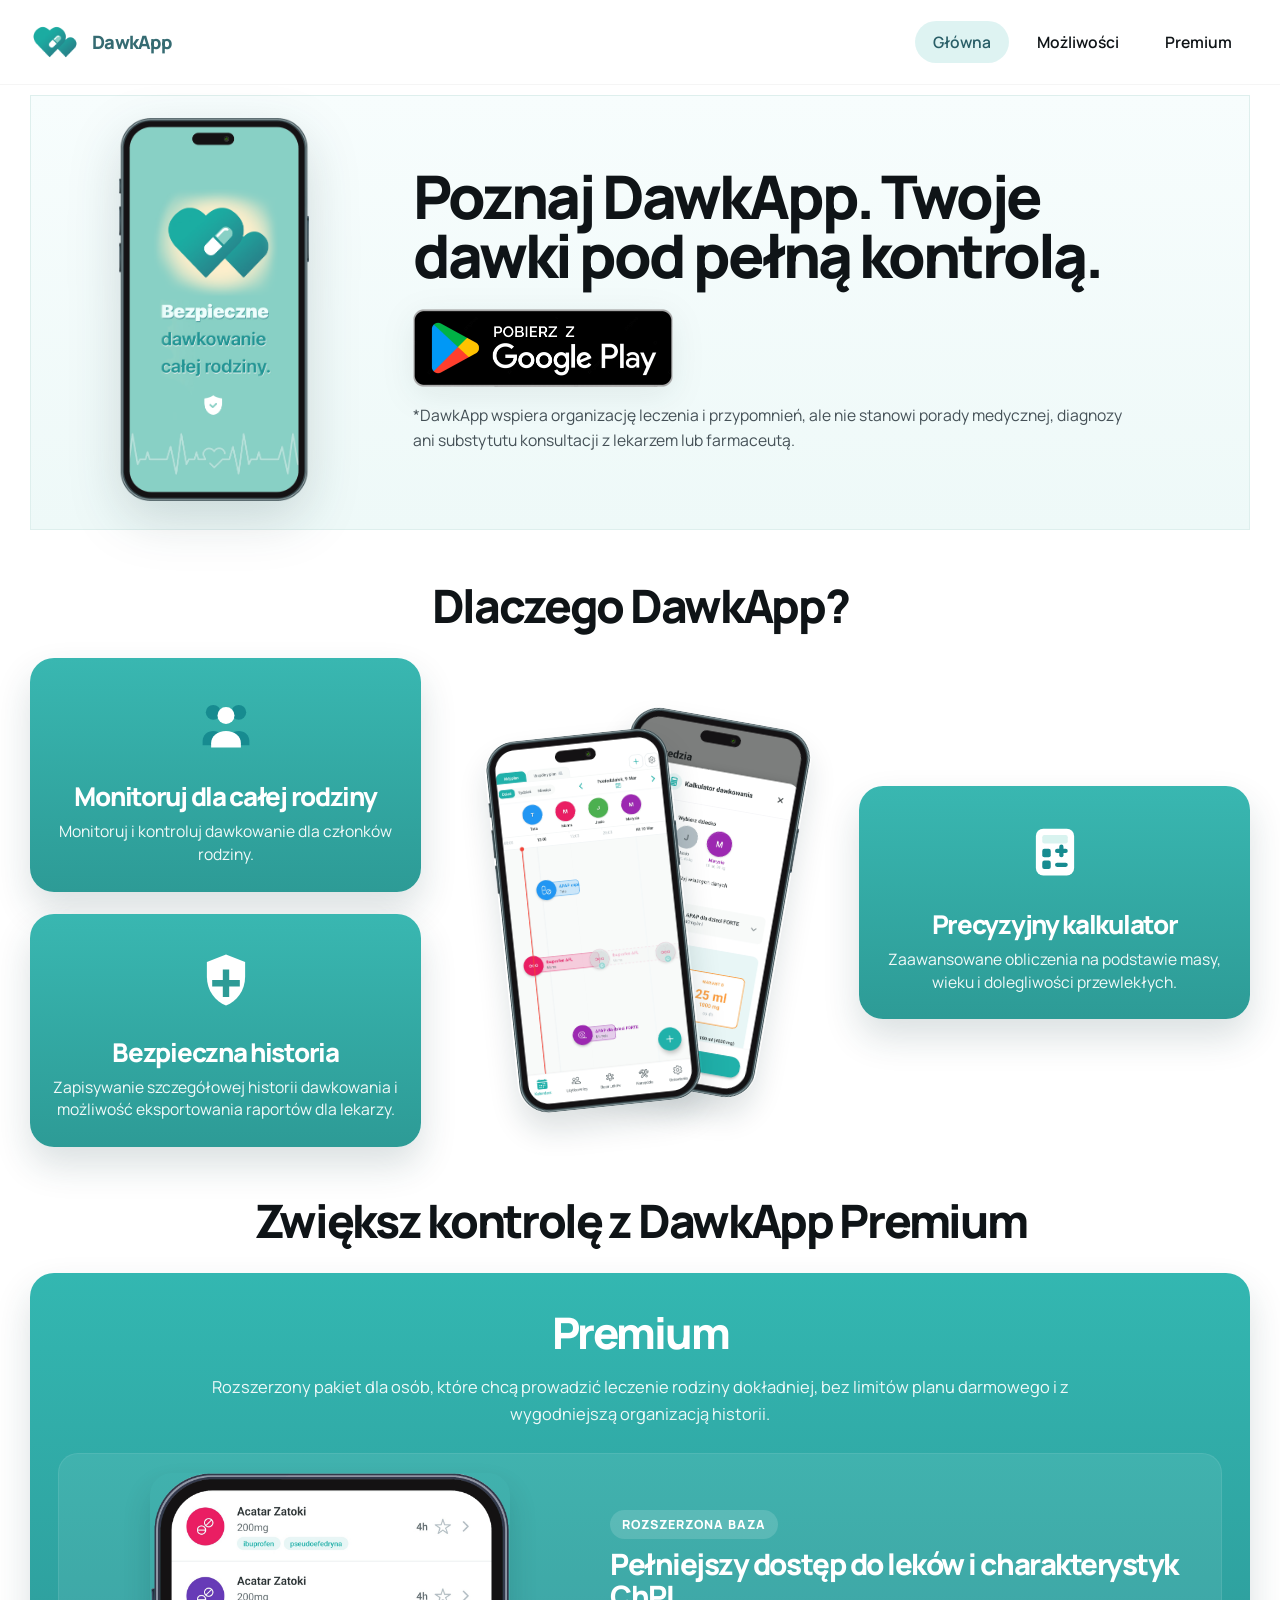
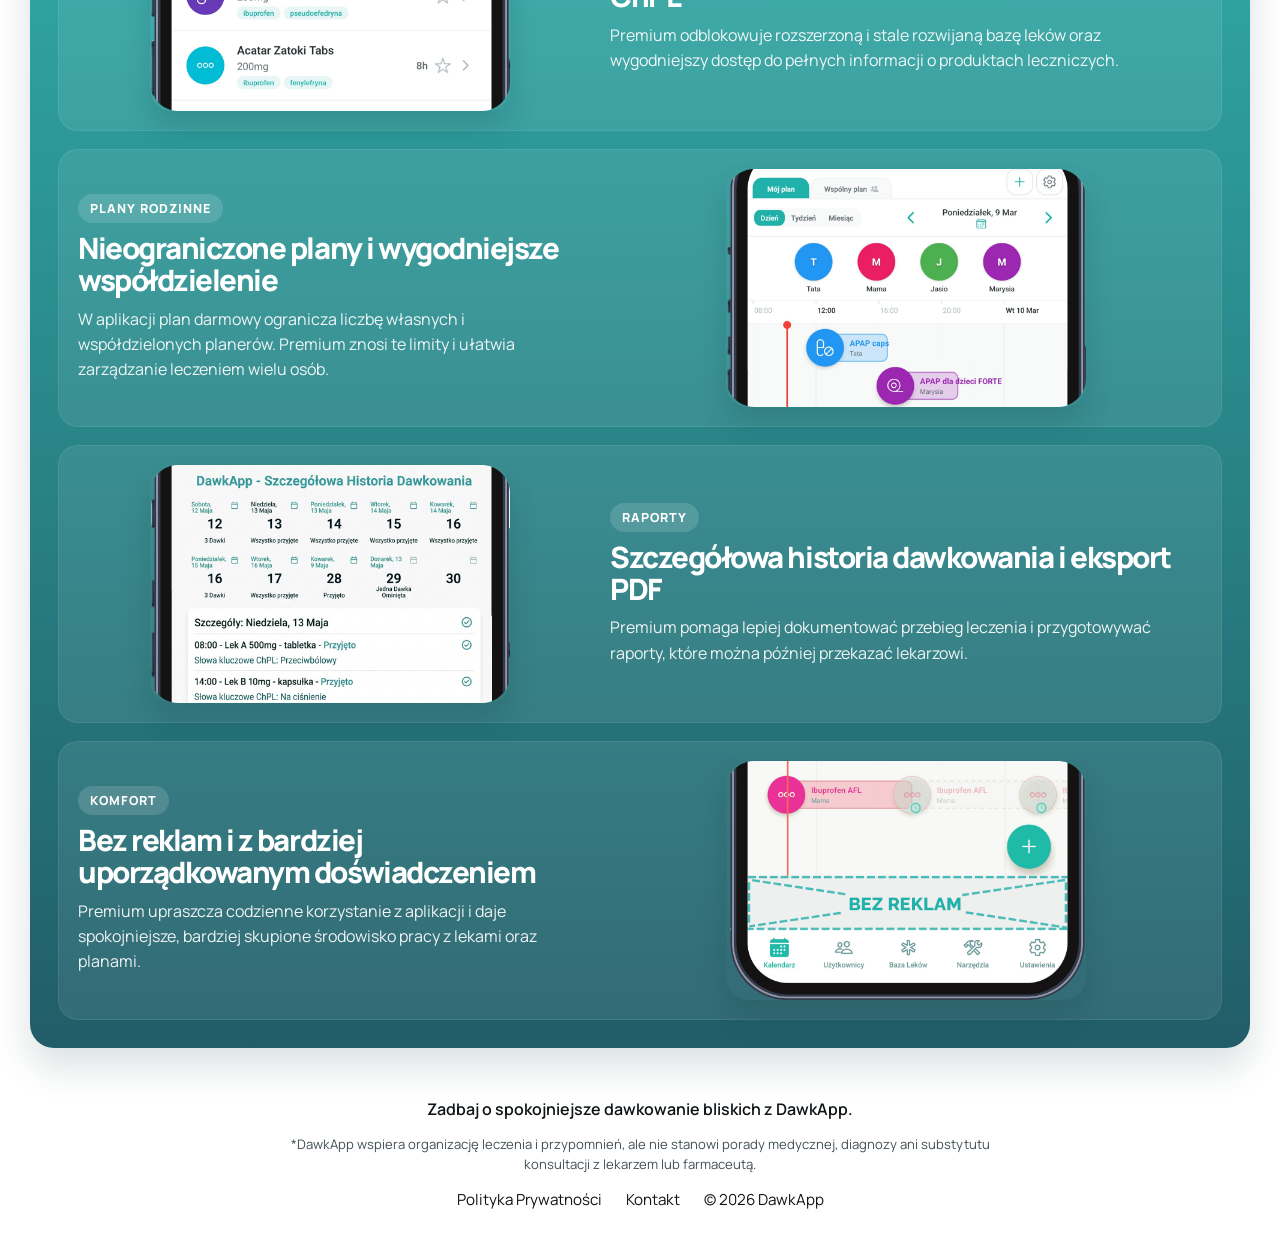
<file: index.html>
<!DOCTYPE html>
<html lang="pl">
<head>
    <meta charset="UTF-8">
    <meta name="viewport" content="width=device-width, initial-scale=1.0">
    <title>DawkApp | Bezpieczne dawkowanie dla rodziny</title>
    <meta
        name="description"
        content="Poznaj DawkApp. Twoje dawki pod pełną kontrolą. Monitorowanie dawek, kalkulator, historia i funkcje Premium dla całej rodziny."
    >
    <meta name="robots" content="index, follow">
    <meta name="theme-color" content="#39b0aa">
    <link rel="canonical" href="https://dawkapp.pl/">
    <meta property="og:locale" content="pl_PL">
    <meta property="og:type" content="website">
    <meta property="og:site_name" content="DawkApp">
    <meta property="og:title" content="DawkApp | Bezpieczne dawkowanie dla rodziny">
    <meta property="og:description" content="Poznaj DawkApp. Twoje dawki pod pelna kontrola. Monitorowanie dawek, kalkulator, historia i funkcje Premium dla calej rodziny.">
    <meta property="og:url" content="https://dawkapp.pl/">
    <meta property="og:image" content="https://dawkapp.pl/assets/logo.png">
    <meta name="twitter:card" content="summary_large_image">
    <meta name="twitter:title" content="DawkApp | Bezpieczne dawkowanie dla rodziny">
    <meta name="twitter:description" content="Poznaj DawkApp. Twoje dawki pod pelna kontrola. Monitorowanie dawek, kalkulator, historia i funkcje Premium dla calej rodziny.">
    <meta name="twitter:image" content="https://dawkapp.pl/assets/logo.png">
    <link rel="preconnect" href="https://fonts.googleapis.com">
    <link rel="preconnect" href="https://fonts.gstatic.com" crossorigin>
    <link href="https://fonts.googleapis.com/css2?family=Manrope:wght@400;500;700;800&display=swap" rel="stylesheet">
    <link rel="icon" type="image/png" href="assets/logo.png">
    <link rel="apple-touch-icon" href="assets/logo.png">
    <link rel="stylesheet" href="styles.css">
    <script type="application/ld+json">
        {
            "@context": "https://schema.org",
            "@type": "WebSite",
            "name": "DawkApp",
            "url": "https://dawkapp.pl/",
            "inLanguage": "pl-PL",
            "description": "Aplikacja do monitorowania dawkowania, historii przyjec i organizacji leczenia calej rodziny."
        }
    </script>
</head>
<body>
    <header class="site-header">
        <div class="shell nav-shell">
            <a class="brand" href="#top" aria-label="DawkApp">
                <img src="assets/logo.png" alt="Logo DawkApp" class="brand-logo">
                <span class="brand-wordmark">DawkApp</span>
            </a>

            <nav class="site-nav" aria-label="Główna nawigacja">
                <a href="#top" class="is-active">Główna</a>
                <a href="#mozliwosci">Możliwości</a>
                <a href="#premium">Premium</a>
            </nav>
        </div>
    </header>

    <main id="top">
        <section class="hero-section">
            <div class="shell hero-card">
                <div class="hero-visual">
                    <img
                        src="user_Folder/placeholder_top.png"
                        alt="Grafika główna aplikacji DawkApp"
                        class="hero-art-image"
                    >
                </div>

                <div class="hero-copy">
                    <h1>Poznaj DawkApp. Twoje dawki pod pełną kontrolą.</h1>

                    <a
                        class="store-pill"
                        href="https://play.google.com/store/apps/details?id=com.dobradawka.app"
                        target="_blank"
                        rel="noopener noreferrer"
                        aria-label="Pobierz DawkApp z Google Play"
                    >
                        <img
                            src="user_Folder/sciagnij_na_play.png"
                            alt="Pobierz z Google Play"
                            class="store-badge-image"
                        >
                    </a>

                    <p class="hero-note">
                        *DawkApp wspiera organizację leczenia i przypomnień, ale nie stanowi porady medycznej,
                        diagnozy ani substytutu konsultacji z lekarzem lub farmaceutą.
                    </p>
                </div>
            </div>
        </section>

        <section id="mozliwosci" class="section">
            <div class="shell">
                <h2 class="section-title">Dlaczego DawkApp?</h2>

                <div class="features-layout">
                    <div class="feature-stack">
                        <article class="feature-card">
                            <div class="feature-icon" aria-hidden="true">
                                <svg viewBox="0 0 64 64" class="feature-icon-svg">
                                    <circle cx="20" cy="21" r="7" class="feature-icon-accent"></circle>
                                    <circle cx="44" cy="21" r="7" class="feature-icon-accent"></circle>
                                    <circle cx="32" cy="24" r="8" class="feature-icon-main"></circle>
                                    <path d="M10 48c0-5.6 4.6-9.5 10-9.5s10 3.9 10 9.5v4H10Z" class="feature-icon-accent"></path>
                                    <path d="M34 48c0-5.6 4.6-9.5 10-9.5s10 3.9 10 9.5v4H34Z" class="feature-icon-accent"></path>
                                    <path d="M18 50c0-6.8 6-11.5 14-11.5s14 4.7 14 11.5v4H18Z" class="feature-icon-main"></path>
                                </svg>
                            </div>
                            <h3>Monitoruj dla całej rodziny</h3>
                            <p>Monitoruj i kontroluj dawkowanie dla członków rodziny.</p>
                        </article>

                        <article class="feature-card">
                            <div class="feature-icon" aria-hidden="true">
                                <svg viewBox="0 0 64 64" class="feature-icon-svg">
                                    <path d="M32 8 50 15v14c0 13-8 23.4-18 27-10-3.6-18-14-18-27V15Z" class="feature-icon-main"></path>
                                    <path d="M29 22h6v10h10v6H35v10h-6V38H19v-6h10Z" class="feature-icon-cutout"></path>
                                </svg>
                            </div>
                            <h3>Bezpieczna historia</h3>
                            <p>Zapisywanie szczegółowej historii dawkowania i możliwość eksportowania raportów dla lekarzy.</p>
                        </article>
                    </div>

                    <div class="feature-phones" aria-label="Podgląd ekranów aplikacji">
                        <img
                            src="user_Folder/placeholder_1of2.png"
                            alt="Grafika ekranu aplikacji DawkApp 1"
                            class="feature-art-image art-screen art-screen-front"
                        >
                        <img
                            src="user_Folder/placeholder_2of2.png"
                            alt="Grafika ekranu aplikacji DawkApp 2"
                            class="feature-art-image art-screen art-screen-back"
                        >
                    </div>

                    <article class="feature-card">
                        <div class="feature-icon" aria-hidden="true">
                            <svg viewBox="0 0 64 64" class="feature-icon-svg">
                                <rect x="14" y="10" width="36" height="44" rx="7" class="feature-icon-main"></rect>
                                <rect x="20" y="16" width="24" height="8" rx="2" class="feature-icon-screen"></rect>
                                <rect x="20" y="29" width="8" height="8" rx="2" class="feature-icon-accent"></rect>
                                <rect x="20" y="40" width="8" height="8" rx="2" class="feature-icon-accent"></rect>
                                <rect x="32" y="29" width="12" height="4" rx="2" class="feature-icon-accent"></rect>
                                <rect x="36" y="25" width="4" height="12" rx="2" class="feature-icon-accent"></rect>
                                <rect x="32" y="42" width="12" height="4" rx="2" class="feature-icon-accent"></rect>
                            </svg>
                        </div>
                        <h3>Precyzyjny kalkulator</h3>
                        <p>Zaawansowane obliczenia na podstawie masy, wieku i dolegliwości przewlekłych.</p>
                    </article>
                </div>
            </div>
        </section>

        <section id="premium" class="section premium-section">
            <div class="shell">
                <h2 class="section-title">Zwiększ kontrolę z DawkApp Premium</h2>

                <div class="premium-panel">
                    <div class="premium-heading">Premium</div>
                    <p class="premium-lead">
                        Rozszerzony pakiet dla osób, które chcą prowadzić leczenie rodziny dokładniej,
                        bez limitów planu darmowego i z wygodniejszą organizacją historii.
                    </p>

                    <div class="premium-story">
                        <article class="premium-row">
                            <div class="premium-media">
                                <img
                                    src="user_Folder/placeholder_premium_01.png"
                                    alt="Grafika Premium: rozszerzona baza leków"
                                    class="premium-media-image"
                                >
                            </div>
                            <div class="premium-copy">
                                <span class="premium-tag">Rozszerzona baza</span>
                                <h3>Pełniejszy dostęp do leków i charakterystyk ChPL</h3>
                                <p>
                                    Premium odblokowuje rozszerzoną i stale rozwijaną bazę leków oraz wygodniejszy
                                    dostęp do pełnych informacji o produktach leczniczych.
                                </p>
                            </div>
                        </article>

                        <article class="premium-row premium-row-reverse">
                            <div class="premium-media">
                                <img
                                    src="user_Folder/placeholder_premium_02.png"
                                    alt="Grafika Premium: plany rodzinne"
                                    class="premium-media-image"
                                >
                            </div>
                            <div class="premium-copy">
                                <span class="premium-tag">Plany rodzinne</span>
                                <h3>Nieograniczone plany i wygodniejsze współdzielenie</h3>
                                <p>
                                    W aplikacji plan darmowy ogranicza liczbę własnych i współdzielonych planerów.
                                    Premium znosi te limity i ułatwia zarządzanie leczeniem wielu osób.
                                </p>
                            </div>
                        </article>

                        <article class="premium-row">
                            <div class="premium-media">
                                <img
                                    src="user_Folder/placeholder_premium_03.png"
                                    alt="Grafika Premium: raporty PDF"
                                    class="premium-media-image"
                                >
                            </div>
                            <div class="premium-copy">
                                <span class="premium-tag">Raporty</span>
                                <h3>Szczegółowa historia dawkowania i eksport PDF</h3>
                                <p>
                                    Premium pomaga lepiej dokumentować przebieg leczenia i przygotowywać raporty,
                                    które można później przekazać lekarzowi.
                                </p>
                            </div>
                        </article>

                        <article class="premium-row premium-row-reverse">
                            <div class="premium-media">
                                <img
                                    src="user_Folder/placeholder_premium_04.png"
                                    alt="Grafika Premium: komfort korzystania"
                                    class="premium-media-image"
                                >
                            </div>
                            <div class="premium-copy">
                                <span class="premium-tag">Komfort</span>
                                <h3>Bez reklam i z bardziej uporządkowanym doświadczeniem</h3>
                                <p>
                                    Premium upraszcza codzienne korzystanie z aplikacji i daje spokojniejsze,
                                    bardziej skupione środowisko pracy z lekami oraz planami.
                                </p>
                            </div>
                        </article>
                    </div>
                </div>
            </div>
        </section>
    </main>

    <footer class="site-footer">
        <div class="shell footer-shell">
            <p class="footer-closing">Zadbaj o spokojniejsze dawkowanie bliskich z DawkApp.</p>
            <p class="footer-disclaimer">
                *DawkApp wspiera organizację leczenia i przypomnień, ale nie stanowi porady medycznej,
                diagnozy ani substytutu konsultacji z lekarzem lub farmaceutą.
            </p>
            <div class="footer-links">
                <a href="privacy.html">Polityka Prywatności</a>
                <a href="mailto:cjdevski@gmail.com">Kontakt</a>
                <span>© 2026 DawkApp</span>
            </div>
        </div>
    </footer>
</body>
</html>
</file>
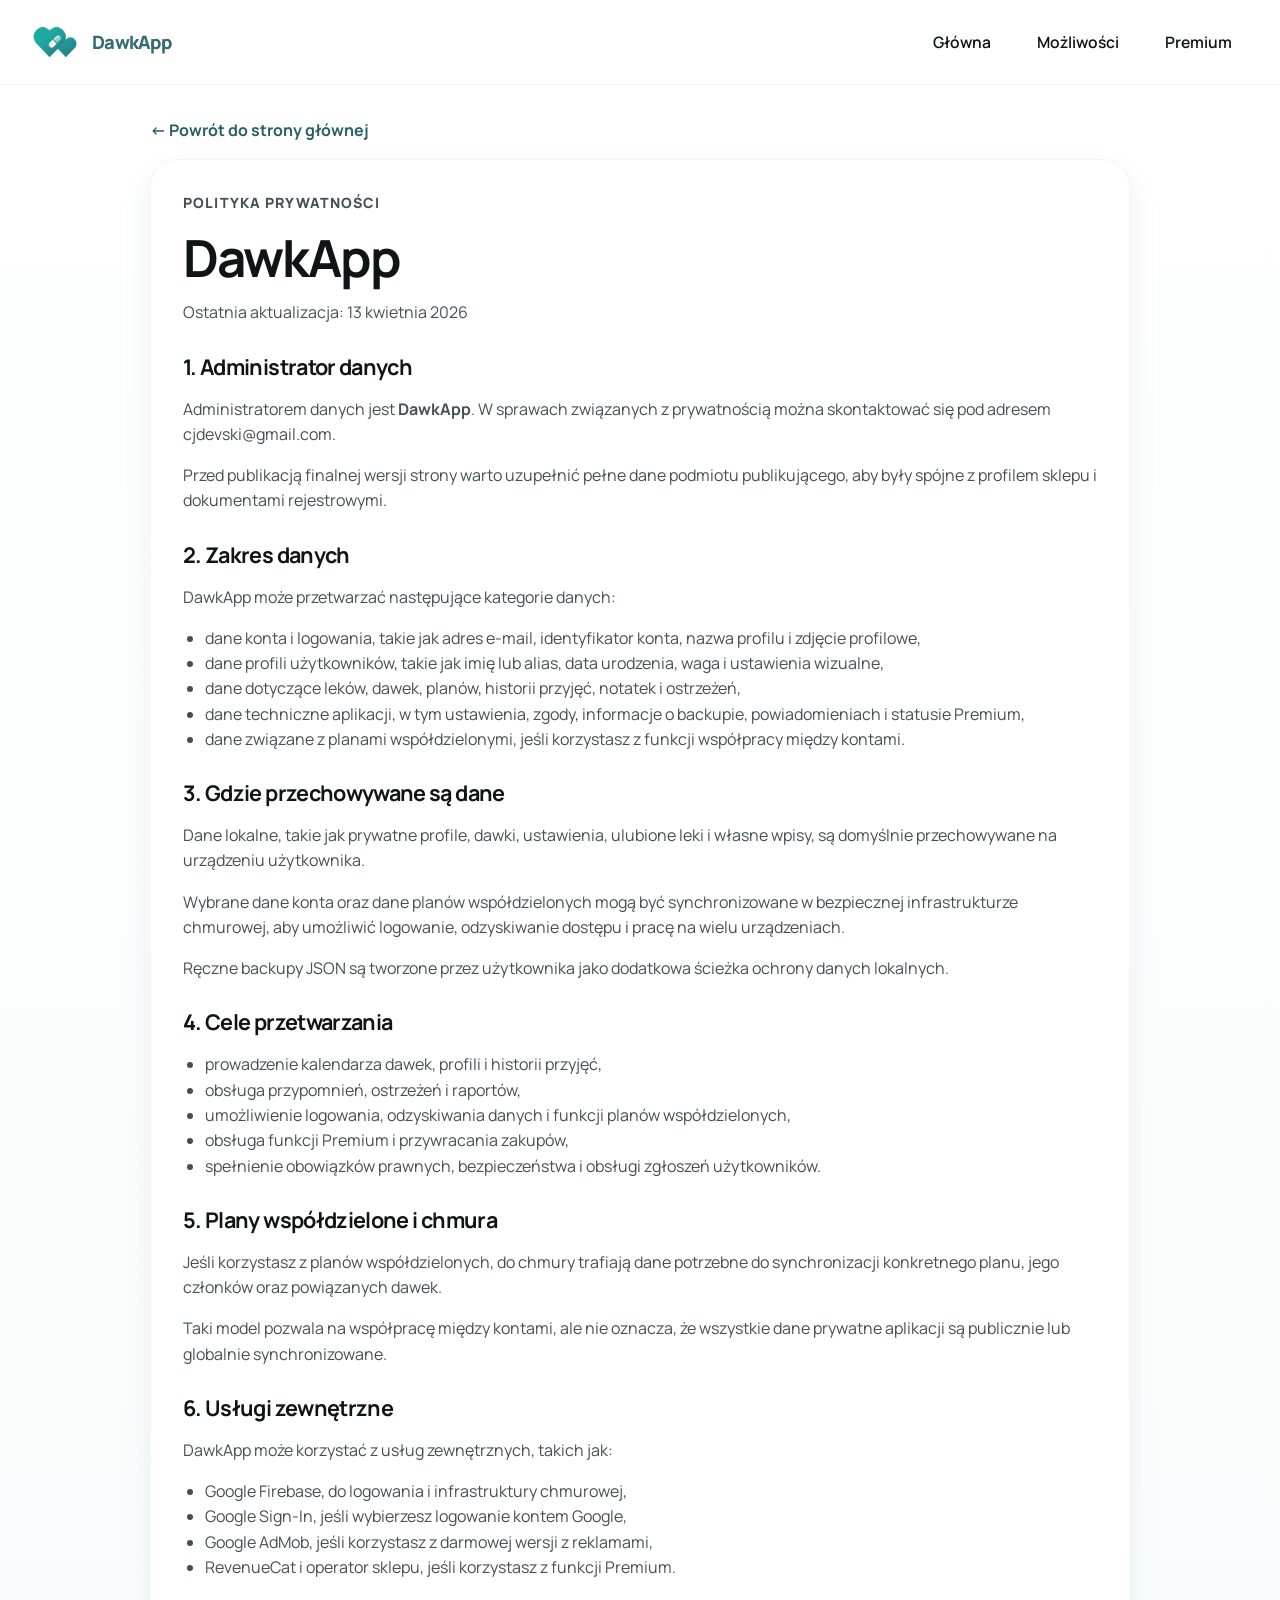
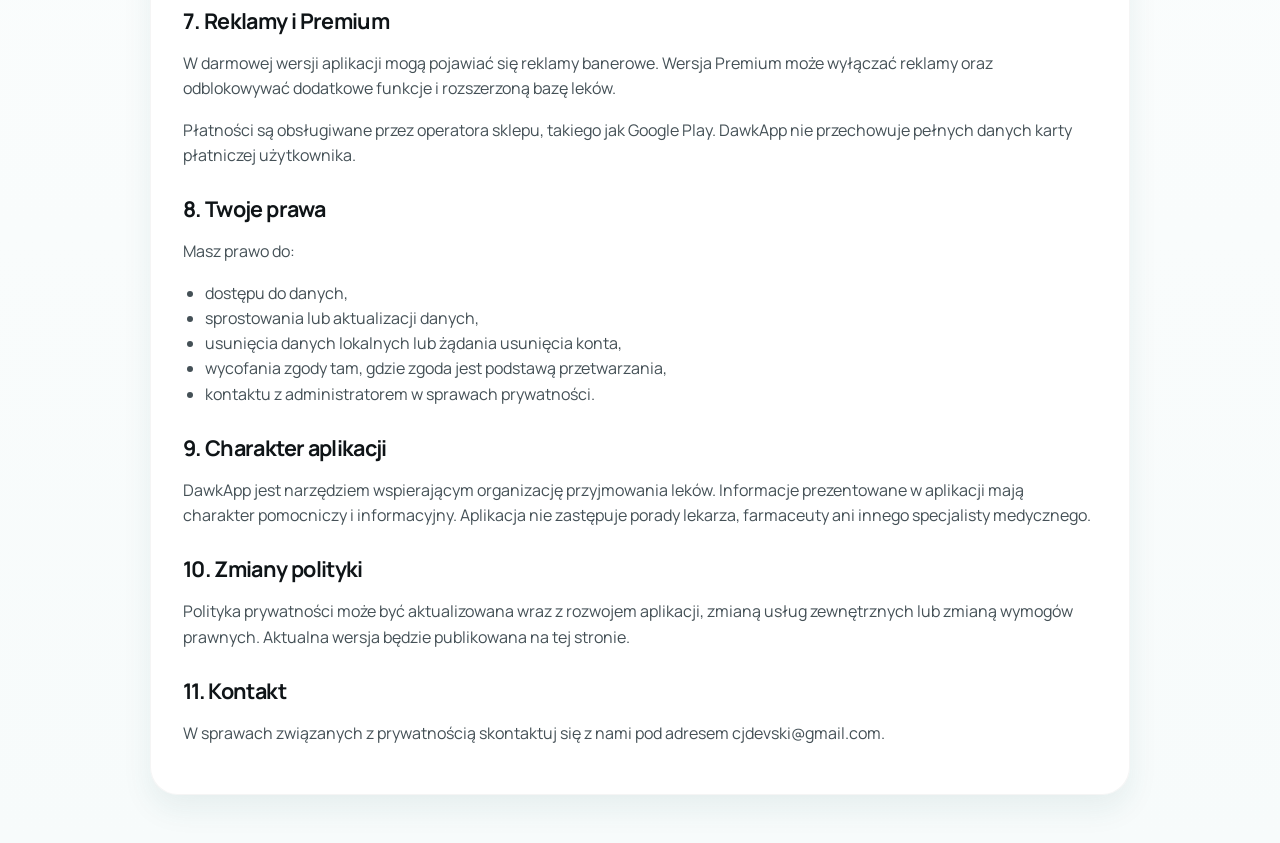
<file: privacy.html>
<!DOCTYPE html>
<html lang="pl">
<head>
    <meta charset="UTF-8">
    <meta name="viewport" content="width=device-width, initial-scale=1.0">
    <title>Polityka prywatności | DawkApp</title>
    <meta
        name="description"
        content="Polityka prywatności aplikacji DawkApp. Informacje o danych lokalnych, planach współdzielonych, logowaniu, backupach i usługach zewnętrznych."
    >
    <meta name="robots" content="index, follow">
    <meta name="theme-color" content="#39b0aa">
    <link rel="canonical" href="https://dawkapp.pl/privacy.html">
    <meta property="og:locale" content="pl_PL">
    <meta property="og:type" content="article">
    <meta property="og:site_name" content="DawkApp">
    <meta property="og:title" content="Polityka prywatnosci | DawkApp">
    <meta property="og:description" content="Polityka prywatnosci aplikacji DawkApp. Informacje o danych lokalnych, planach wspoldzielonych, logowaniu, backupach i uslugach zewnetrznych.">
    <meta property="og:url" content="https://dawkapp.pl/privacy.html">
    <meta property="og:image" content="https://dawkapp.pl/assets/logo.png">
    <meta name="twitter:card" content="summary">
    <meta name="twitter:title" content="Polityka prywatnosci | DawkApp">
    <meta name="twitter:description" content="Polityka prywatnosci aplikacji DawkApp. Informacje o danych lokalnych, planach wspoldzielonych, logowaniu, backupach i uslugach zewnetrznych.">
    <meta name="twitter:image" content="https://dawkapp.pl/assets/logo.png">
    <link rel="preconnect" href="https://fonts.googleapis.com">
    <link rel="preconnect" href="https://fonts.gstatic.com" crossorigin>
    <link href="https://fonts.googleapis.com/css2?family=Manrope:wght@400;500;700;800&display=swap" rel="stylesheet">
    <link rel="icon" type="image/png" href="assets/logo.png">
    <link rel="apple-touch-icon" href="assets/logo.png">
    <link rel="stylesheet" href="styles.css">
</head>
<body class="policy-body">
    <header class="site-header policy-header">
        <div class="shell nav-shell">
            <a class="brand" href="index.html" aria-label="DawkApp">
                <img src="assets/logo.png" alt="Logo DawkApp" class="brand-logo">
                <span class="brand-wordmark">DawkApp</span>
            </a>

            <nav class="site-nav" aria-label="Nawigacja pomocnicza">
                <a href="index.html">Główna</a>
                <a href="index.html#mozliwosci">Możliwości</a>
                <a href="index.html#premium">Premium</a>
            </nav>
        </div>
    </header>

    <main class="policy-layout">
        <a class="back-link" href="index.html">← Powrót do strony głównej</a>

        <article class="policy-card">
            <p class="policy-eyebrow">Polityka prywatności</p>
            <h1>DawkApp</h1>
            <p class="policy-meta">Ostatnia aktualizacja: 13 kwietnia 2026</p>

            <section>
                <h2>1. Administrator danych</h2>
                <p>
                    Administratorem danych jest <strong>DawkApp</strong>. W sprawach związanych z prywatnością
                    można skontaktować się pod adresem <a href="mailto:cjdevski@gmail.com">cjdevski@gmail.com</a>.
                </p>
                <p>
                    Przed publikacją finalnej wersji strony warto uzupełnić pełne dane podmiotu publikującego,
                    aby były spójne z profilem sklepu i dokumentami rejestrowymi.
                </p>
            </section>

            <section>
                <h2>2. Zakres danych</h2>
                <p>DawkApp może przetwarzać następujące kategorie danych:</p>
                <ul>
                    <li>dane konta i logowania, takie jak adres e-mail, identyfikator konta, nazwa profilu i zdjęcie profilowe,</li>
                    <li>dane profili użytkowników, takie jak imię lub alias, data urodzenia, waga i ustawienia wizualne,</li>
                    <li>dane dotyczące leków, dawek, planów, historii przyjęć, notatek i ostrzeżeń,</li>
                    <li>dane techniczne aplikacji, w tym ustawienia, zgody, informacje o backupie, powiadomieniach i statusie Premium,</li>
                    <li>dane związane z planami współdzielonymi, jeśli korzystasz z funkcji współpracy między kontami.</li>
                </ul>
            </section>

            <section>
                <h2>3. Gdzie przechowywane są dane</h2>
                <p>
                    Dane lokalne, takie jak prywatne profile, dawki, ustawienia, ulubione leki i własne wpisy,
                    są domyślnie przechowywane na urządzeniu użytkownika.
                </p>
                <p>
                    Wybrane dane konta oraz dane planów współdzielonych mogą być synchronizowane w bezpiecznej
                    infrastrukturze chmurowej, aby umożliwić logowanie, odzyskiwanie dostępu i pracę na wielu urządzeniach.
                </p>
                <p>
                    Ręczne backupy JSON są tworzone przez użytkownika jako dodatkowa ścieżka ochrony danych lokalnych.
                </p>
            </section>

            <section>
                <h2>4. Cele przetwarzania</h2>
                <ul>
                    <li>prowadzenie kalendarza dawek, profili i historii przyjęć,</li>
                    <li>obsługa przypomnień, ostrzeżeń i raportów,</li>
                    <li>umożliwienie logowania, odzyskiwania danych i funkcji planów współdzielonych,</li>
                    <li>obsługa funkcji Premium i przywracania zakupów,</li>
                    <li>spełnienie obowiązków prawnych, bezpieczeństwa i obsługi zgłoszeń użytkowników.</li>
                </ul>
            </section>

            <section>
                <h2>5. Plany współdzielone i chmura</h2>
                <p>
                    Jeśli korzystasz z planów współdzielonych, do chmury trafiają dane potrzebne do synchronizacji
                    konkretnego planu, jego członków oraz powiązanych dawek.
                </p>
                <p>
                    Taki model pozwala na współpracę między kontami, ale nie oznacza, że wszystkie dane prywatne
                    aplikacji są publicznie lub globalnie synchronizowane.
                </p>
            </section>

            <section>
                <h2>6. Usługi zewnętrzne</h2>
                <p>DawkApp może korzystać z usług zewnętrznych, takich jak:</p>
                <ul>
                    <li>Google Firebase, do logowania i infrastruktury chmurowej,</li>
                    <li>Google Sign-In, jeśli wybierzesz logowanie kontem Google,</li>
                    <li>Google AdMob, jeśli korzystasz z darmowej wersji z reklamami,</li>
                    <li>RevenueCat i operator sklepu, jeśli korzystasz z funkcji Premium.</li>
                </ul>
            </section>

            <section>
                <h2>7. Reklamy i Premium</h2>
                <p>
                    W darmowej wersji aplikacji mogą pojawiać się reklamy banerowe. Wersja Premium może wyłączać
                    reklamy oraz odblokowywać dodatkowe funkcje i rozszerzoną bazę leków.
                </p>
                <p>
                    Płatności są obsługiwane przez operatora sklepu, takiego jak Google Play. DawkApp nie przechowuje
                    pełnych danych karty płatniczej użytkownika.
                </p>
            </section>

            <section>
                <h2>8. Twoje prawa</h2>
                <p>Masz prawo do:</p>
                <ul>
                    <li>dostępu do danych,</li>
                    <li>sprostowania lub aktualizacji danych,</li>
                    <li>usunięcia danych lokalnych lub żądania usunięcia konta,</li>
                    <li>wycofania zgody tam, gdzie zgoda jest podstawą przetwarzania,</li>
                    <li>kontaktu z administratorem w sprawach prywatności.</li>
                </ul>
            </section>

            <section>
                <h2>9. Charakter aplikacji</h2>
                <p>
                    DawkApp jest narzędziem wspierającym organizację przyjmowania leków. Informacje prezentowane
                    w aplikacji mają charakter pomocniczy i informacyjny. Aplikacja nie zastępuje porady lekarza,
                    farmaceuty ani innego specjalisty medycznego.
                </p>
            </section>

            <section>
                <h2>10. Zmiany polityki</h2>
                <p>
                    Polityka prywatności może być aktualizowana wraz z rozwojem aplikacji, zmianą usług zewnętrznych
                    lub zmianą wymogów prawnych. Aktualna wersja będzie publikowana na tej stronie.
                </p>
            </section>

            <section>
                <h2>11. Kontakt</h2>
                <p>
                    W sprawach związanych z prywatnością skontaktuj się z nami pod adresem
                    <a href="mailto:cjdevski@gmail.com">cjdevski@gmail.com</a>.
                </p>
            </section>
        </article>
    </main>
</body>
</html>
</file>
<file: styles.css>
:root {
    --bg: #ffffff;
    --bg-soft: #f2fbfb;
    --card: #39b7b1;
    --card-deep: #2d9b96;
    --teal: #37b5b1;
    --teal-deep: #1f5f68;
    --teal-ink: #295e67;
    --mint: #dff4ef;
    --ink: #0f1417;
    --muted: #445056;
    --line: rgba(18, 32, 37, 0.08);
    --shadow-soft: 0 14px 30px rgba(31, 83, 86, 0.08);
    --shadow-card: 0 18px 36px rgba(22, 64, 69, 0.16);
    --shell: 1220px;
}

* {
    box-sizing: border-box;
}

html {
    scroll-behavior: smooth;
}

body {
    margin: 0;
    min-height: 100vh;
    color: var(--ink);
    font-family: "Manrope", sans-serif;
    background: var(--bg);
}

svg,
img {
    display: block;
    max-width: 100%;
}

a {
    color: inherit;
    text-decoration: none;
}

.shell {
    width: min(calc(100% - 40px), var(--shell));
    margin: 0 auto;
}

.site-header {
    position: sticky;
    top: 0;
    z-index: 20;
    background: rgba(255, 255, 255, 0.94);
    backdrop-filter: blur(14px);
    border-bottom: 1px solid rgba(0, 0, 0, 0.04);
}

.nav-shell {
    display: flex;
    align-items: center;
    justify-content: space-between;
    gap: 20px;
    min-height: 84px;
}

.brand {
    display: inline-flex;
    align-items: center;
    gap: 12px;
}

.brand-logo {
    width: 50px;
    height: 50px;
    object-fit: contain;
}

.brand-wordmark {
    font-size: 1.15rem;
    font-weight: 800;
    color: #356b72;
    letter-spacing: -0.04em;
}

.site-nav {
    display: flex;
    align-items: center;
    gap: 10px;
    flex-wrap: wrap;
}

.site-nav a {
    padding: 10px 18px;
    border-radius: 999px;
    font-size: 0.98rem;
    font-weight: 600;
    transition: background 0.18s ease, color 0.18s ease;
}

.site-nav a:hover,
.site-nav a.is-active {
    background: rgba(53, 179, 173, 0.16);
    color: var(--teal-ink);
}

.section {
    padding: 52px 0 22px;
}

.hero-section {
    padding-top: 10px;
}

.hero-card {
    display: grid;
    grid-template-columns: 310px minmax(0, 1fr);
    align-items: center;
    gap: 44px;
    padding: 22px 28px 28px;
    background: linear-gradient(180deg, #f7fdfd 0%, #eef9f8 100%);
    border: 1px solid #deefed;
}

.hero-copy h1,
.section-title,
.feature-card h3,
.premium-heading,
.premium-copy h3 {
    margin: 0;
    font-weight: 800;
    letter-spacing: -0.05em;
}

.hero-copy {
    display: flex;
    flex-direction: column;
    align-items: flex-start;
    justify-self: start;
    width: 100%;
    max-width: 720px;
    text-align: left;
}

.hero-copy h1 {
    margin-bottom: 24px;
    font-size: clamp(2.5rem, 4.7vw, 4.35rem);
    line-height: 0.98;
}

.store-pill {
    display: inline-flex;
    align-items: center;
    justify-content: flex-start;
    align-self: flex-start;
    margin: 0;
    background: transparent;
    box-shadow: none;
}

.store-badge-image {
    width: min(100%, 260px);
    height: auto;
    filter: drop-shadow(0 8px 16px rgba(18, 32, 37, 0.08));
}

.hero-note,
.footer-disclaimer,
.premium-copy p,
.policy-card p,
.policy-card li {
    color: var(--muted);
    line-height: 1.58;
}

.hero-note {
    max-width: 720px;
    margin: 16px 0 0;
    font-size: 0.98rem;
}

.section-title {
    margin-bottom: 28px;
    text-align: center;
    font-size: clamp(2.15rem, 3.6vw, 3.25rem);
    line-height: 1.04;
}

.features-layout {
    display: grid;
    grid-template-columns: minmax(260px, 1fr) 390px minmax(260px, 1fr);
    align-items: center;
    gap: 24px;
}

.feature-stack {
    display: grid;
    gap: 22px;
}

.feature-card {
    min-height: 198px;
    padding: 26px 22px;
    border-radius: 24px;
    background: linear-gradient(180deg, var(--card) 0%, var(--card-deep) 100%);
    color: #ffffff;
    text-align: center;
    box-shadow: var(--shadow-card);
}

.feature-icon {
    display: inline-flex;
    align-items: center;
    justify-content: center;
    width: 80px;
    height: 80px;
    margin: 0 auto 18px;
}

.feature-icon-svg {
    width: 68px;
    height: 68px;
}

.feature-icon-main {
    fill: #ffffff;
}

.feature-icon-accent {
    fill: #178b90;
}

.feature-icon-screen {
    fill: #d8f3ef;
}

.feature-icon-cutout {
    fill: #2d9b96;
}

.feature-card h3 {
    margin-bottom: 10px;
    font-size: 1.62rem;
    line-height: 1.08;
}

.feature-card p {
    margin: 0;
    font-size: 0.98rem;
    line-height: 1.45;
    color: rgba(255, 255, 255, 0.94);
}

.feature-phones {
    position: relative;
    height: 410px;
}

.art-placeholder {
    display: grid;
    place-items: center;
    gap: 6px;
    padding: 18px;
    text-align: center;
    color: #2b5f67;
    background: linear-gradient(180deg, rgba(255, 255, 255, 0.96) 0%, rgba(235, 248, 247, 0.96) 100%);
    border: 2px dashed rgba(53, 179, 173, 0.34);
    box-shadow: var(--shadow-soft);
}

.art-label {
    font-size: 0.76rem;
    font-weight: 800;
    letter-spacing: 0.08em;
    text-transform: uppercase;
}

.art-placeholder strong {
    font-size: 1.1rem;
    letter-spacing: -0.03em;
}

.art-placeholder span:last-child {
    font-size: 0.92rem;
    color: #55757b;
}

.art-phone {
    width: min(100%, 190px);
    min-height: 360px;
    margin: 0 auto;
    border-radius: 34px;
}

.hero-art-image {
    width: min(100%, 190px);
    height: auto;
    margin: 0 auto;
    filter: drop-shadow(0 18px 26px rgba(15, 43, 49, 0.16));
}

.art-screen {
    position: absolute;
    width: 185px;
    min-height: 330px;
    border-radius: 30px;
}

.feature-art-image {
    box-shadow: 0 18px 30px rgba(15, 43, 49, 0.14);
}

.art-screen-front {
    left: 56px;
    bottom: 0;
    z-index: 2;
    transform: rotate(-6deg);
}

.art-screen-back {
    right: 50px;
    top: 18px;
    z-index: 1;
    transform: rotate(10deg);
}

.premium-section {
    padding-top: 28px;
}

.premium-panel {
    padding: 30px 28px 28px;
    border-radius: 24px;
    background: linear-gradient(180deg, #33b7b1 0%, #215d68 100%);
    color: #ffffff;
    box-shadow: var(--shadow-card);
}

.premium-heading {
    margin-bottom: 12px;
    text-align: center;
    font-size: clamp(2rem, 3.4vw, 2.85rem);
}

.premium-lead {
    max-width: 860px;
    margin: 0 auto 26px;
    text-align: center;
    color: rgba(255, 255, 255, 0.92);
    font-size: 1.03rem;
    line-height: 1.6;
}

.premium-story {
    display: grid;
    gap: 18px;
}

.premium-row {
    display: grid;
    grid-template-columns: minmax(280px, 0.92fr) minmax(0, 1.08fr);
    align-items: center;
    gap: 28px;
    padding: 20px;
    border-radius: 20px;
    background: rgba(255, 255, 255, 0.08);
    box-shadow: inset 0 0 0 1px rgba(255, 255, 255, 0.08);
}

.premium-row-reverse .premium-media {
    order: 2;
}

.premium-row-reverse .premium-copy {
    order: 1;
}

.premium-media {
    display: flex;
    justify-content: center;
}

.premium-media-image {
    width: min(100%, 360px);
    height: auto;
    border-radius: 22px;
    box-shadow: 0 16px 28px rgba(15, 43, 49, 0.16);
}

.art-wide {
    width: min(100%, 330px);
    min-height: 220px;
    border-radius: 24px;
}

.premium-copy {
    display: grid;
    gap: 10px;
}

.premium-tag {
    display: inline-flex;
    width: fit-content;
    padding: 6px 12px;
    border-radius: 999px;
    background: rgba(255, 255, 255, 0.14);
    font-size: 0.78rem;
    font-weight: 800;
    letter-spacing: 0.08em;
    text-transform: uppercase;
}

.premium-copy h3 {
    font-size: clamp(1.45rem, 2.3vw, 2rem);
    line-height: 1.08;
}

.premium-copy p {
    margin: 0;
    color: rgba(255, 255, 255, 0.92);
}

.site-footer {
    padding: 28px 0 24px;
}

.footer-shell {
    display: flex;
    flex-direction: column;
    align-items: center;
    gap: 14px;
}

.footer-closing {
    margin: 0;
    text-align: center;
    font-size: 1rem;
    font-weight: 600;
}

.footer-disclaimer {
    max-width: 720px;
    margin: 0;
    text-align: center;
    font-size: 0.82rem;
}

.footer-links {
    display: flex;
    align-items: center;
    justify-content: center;
    gap: 24px;
    flex-wrap: wrap;
    font-size: 0.95rem;
}

.footer-links a:hover,
.back-link:hover {
    color: var(--teal-ink);
}

.policy-body {
    background: linear-gradient(180deg, #ffffff 0%, #f7fbfb 100%);
}

.policy-layout {
    width: min(calc(100% - 40px), 980px);
    margin: 0 auto;
    padding: 34px 0 48px;
}

.policy-header {
    position: static;
}

.back-link {
    display: inline-flex;
    margin-bottom: 18px;
    color: var(--teal-ink);
    font-weight: 700;
}

.policy-card {
    padding: 32px;
    border-radius: 28px;
    background: rgba(255, 255, 255, 0.94);
    border: 1px solid rgba(0, 0, 0, 0.04);
    box-shadow: var(--shadow-soft);
}

.policy-eyebrow {
    margin: 0 0 8px;
    color: #2f7f83;
    font-size: 0.88rem;
    font-weight: 800;
    letter-spacing: 0.08em;
    text-transform: uppercase;
}

.policy-card h1 {
    margin: 0 0 8px;
    font-size: clamp(2.2rem, 4vw, 3.5rem);
    letter-spacing: -0.04em;
}

.policy-card h2 {
    margin: 26px 0 10px;
    font-size: 1.35rem;
    letter-spacing: -0.03em;
}

.policy-card ul {
    padding-left: 22px;
}

.policy-meta {
    margin: 0;
    color: #667177;
}

@media (max-width: 1120px) {
    .hero-card,
    .features-layout,
    .premium-row {
        grid-template-columns: 1fr;
    }

    .hero-card,
    .hero-copy,
    .feature-card,
    .premium-row {
        text-align: center;
    }

    .hero-copy {
        display: flex;
        flex-direction: column;
        align-items: center;
        justify-self: center;
        text-align: center;
    }

    .store-pill {
        align-self: center;
        margin-left: auto;
        margin-right: auto;
    }

    .store-badge-image {
        display: block;
        margin-left: auto;
        margin-right: auto;
    }

    .feature-phones {
        width: min(100%, 360px);
        margin: 0 auto;
    }

    .premium-row-reverse .premium-media,
    .premium-row-reverse .premium-copy {
        order: initial;
    }

    .premium-tag {
        margin: 0 auto;
    }
}

@media (max-width: 760px) {
    .shell,
    .policy-layout {
        width: min(calc(100% - 24px), var(--shell));
    }

    .nav-shell,
    .site-nav,
    .footer-links {
        flex-direction: column;
    }

    .nav-shell {
        min-height: auto;
        padding: 14px 0;
    }

    .site-nav,
    .footer-links {
        align-items: center;
    }

    .hero-card {
        gap: 28px;
        padding: 22px 18px;
    }

    .hero-copy h1 {
        font-size: clamp(2.2rem, 9vw, 3.2rem);
    }

    .store-pill {
        width: auto;
    }

    .store-badge-image {
        width: min(100%, 220px);
    }

    .feature-phones {
        height: 330px;
    }

    .art-screen {
        width: 150px;
        min-height: 260px;
    }

    .art-screen-front {
        left: 34px;
    }

    .art-screen-back {
        right: 34px;
    }

    .premium-panel,
    .policy-card {
        padding: 22px;
    }

    .premium-media-image {
        width: min(100%, 320px);
    }
}

@media (max-width: 520px) {
    .site-nav a {
        padding: 8px 12px;
    }

    .brand-logo {
        width: 40px;
        height: 40px;
    }

    .feature-icon {
        width: 68px;
        height: 68px;
    }

    .feature-icon-svg {
        width: 56px;
        height: 56px;
    }

    .feature-card h3 {
        font-size: 1.38rem;
    }

    .art-phone {
        width: min(100%, 160px);
        min-height: 310px;
        border-radius: 28px;
    }

    .hero-art-image {
        width: min(100%, 160px);
    }

    .feature-card {
        min-height: 0;
    }

    .feature-phones {
        height: 290px;
        width: 250px;
    }

    .art-screen {
        width: 126px;
        min-height: 220px;
        border-radius: 24px;
    }

    .art-screen-front {
        left: 16px;
    }

    .art-screen-back {
        right: 10px;
    }

    .art-wide {
        min-height: 190px;
    }

    .premium-media-image {
        width: min(100%, 280px);
    }
}
</file>
